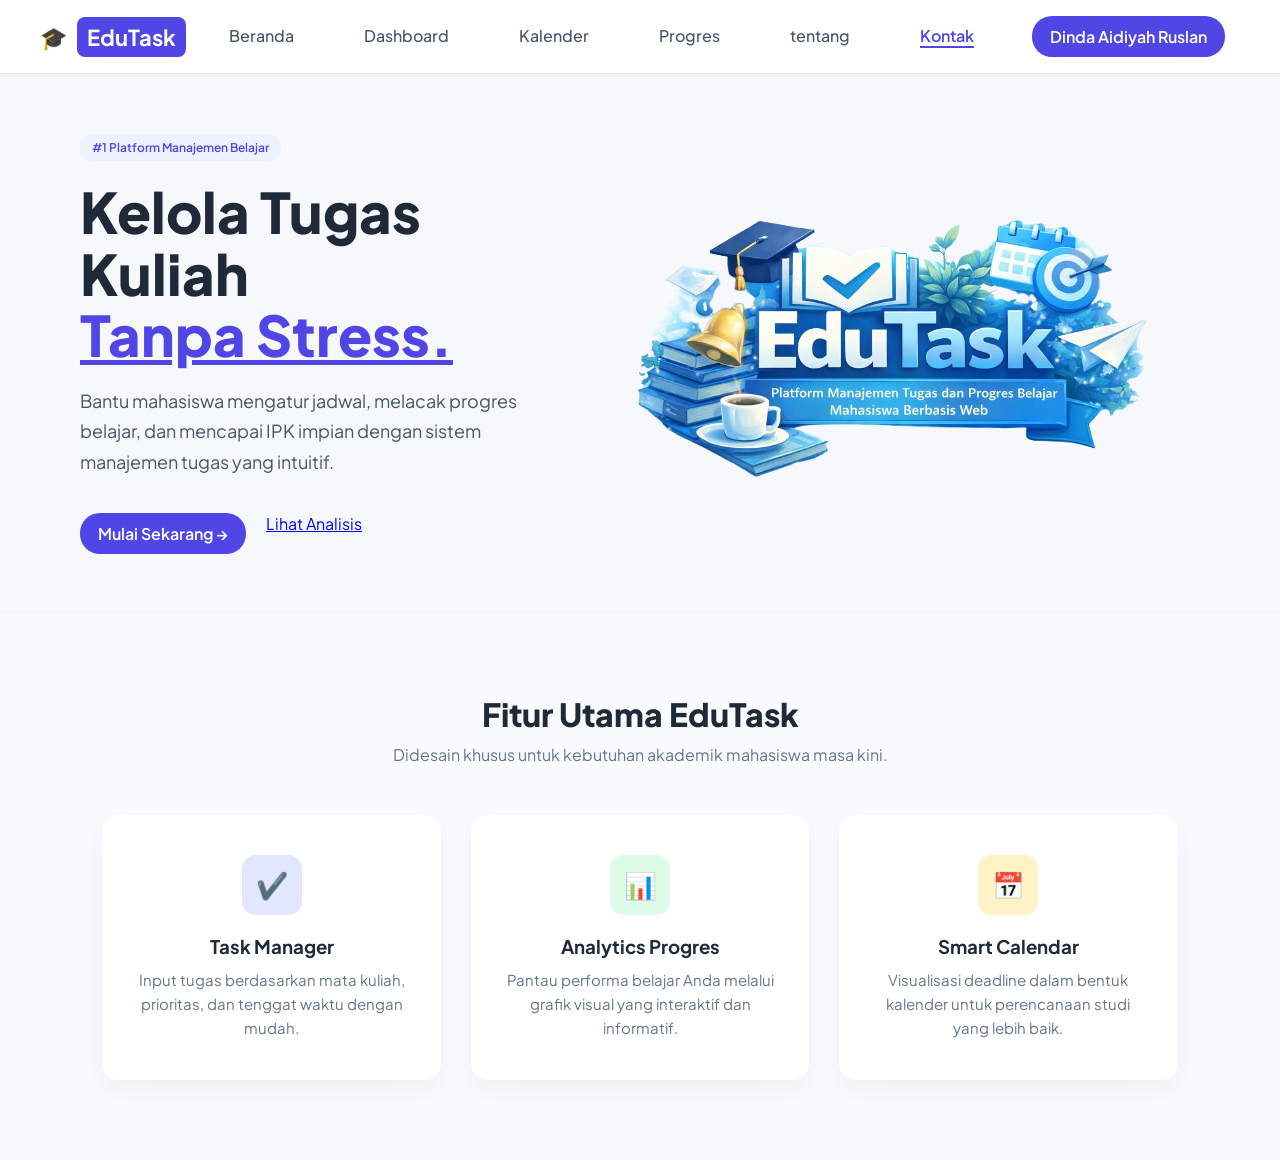
<file: index.html>
<!DOCTYPE html>
<html lang="id">
<head>
    <meta charset="UTF-8">
    <title>EduTask | Manajemen Tugas Mahasiswa</title>
    <meta name="viewport" content="width=device-width, initial-scale=1.0">

    <!-- Google Font -->
    <link href="https://fonts.googleapis.com/css2?family=Plus+Jakarta+Sans:wght@400;500;600;700;800&display=swap" rel="stylesheet">

    <!-- CSS -->
    <link rel="stylesheet" href="style.css">
</head>
<body>

<!-- Navbar -->
<nav class="navbar">
    <div class="logo">
        🎓 <span>EduTask</span>
    </div>
    <ul class="nav-menu">
        <li><a href="index.html">Beranda</a></li>
        <li><a href="dashboar.html">Dashboard</a></li>
        <li><a href="Kalender.html">Kalender</a></li>
        <li><a href="progres.html">Progres</a></li>
        <li><a href="tentang.html">tentang</a></li>
        <a href="kontak.html" class="active">Kontak</a>

    </ul>
     <a href="#" class="btn-primary">Dinda Aidiyah Ruslan</a>
</div>

</nav>

<section class="hero">
    <div class="hero-text">
        <span class="badge">#1 Platform Manajemen Belajar</span>
        <h1>
            Kelola Tugas Kuliah<br>
            <span>Tanpa Stress.</span>
        </h1>
        <p>
            Bantu mahasiswa mengatur jadwal, melacak progres belajar,
            dan mencapai IPK impian dengan sistem manajemen tugas yang intuitif.
        </p>
        <div class="hero-buttons">
            <a href="dashboar.html" class="btn-primary">Mulai Sekarang →</a>
            <a href="progres.html" class="btn-secondary">Lihat Analisis</a>
        </div>
    </div>

    <div class="hero-image">
        <img src="LOGO (2).png" alt="EduTask">
    </div>
</section>

<!-- FITUR UTAMA -->
<section class="features">
    <div class="features-header">
        <h2>Fitur Utama EduTask</h2>
        <p>Didesain khusus untuk kebutuhan akademik mahasiswa masa kini.</p>
    </div>

    <div class="features-grid">

        <div class="feature-card" onclick="window.location.href='dashboar.html'" style="cursor:pointer;">
            <div class="icon blue">✔️</div>
            <h3>Task Manager</h3>
            <p>
                Input tugas berdasarkan mata kuliah, prioritas,
                dan tenggat waktu dengan mudah.
            </p>
        </div>

        <div class="feature-card" onclick="window.location.href='progres.html'" style="cursor:pointer;">
            <div class="icon green">📊</div>
            <h3>Analytics Progres</h3>
            <p>
                Pantau performa belajar Anda melalui grafik visual
                yang interaktif dan informatif.
            </p>
        </div>

        <div class="feature-card" onclick="window.location.href='kalender.html'" style="cursor:pointer;">
            <div class="icon yellow">📅</div>
            <h3>Smart Calendar</h3>
            <p>
                Visualisasi deadline dalam bentuk kalender
                untuk perencanaan studi yang lebih baik.
            </p>
        </div>
        
    </div>
</section>
</file>
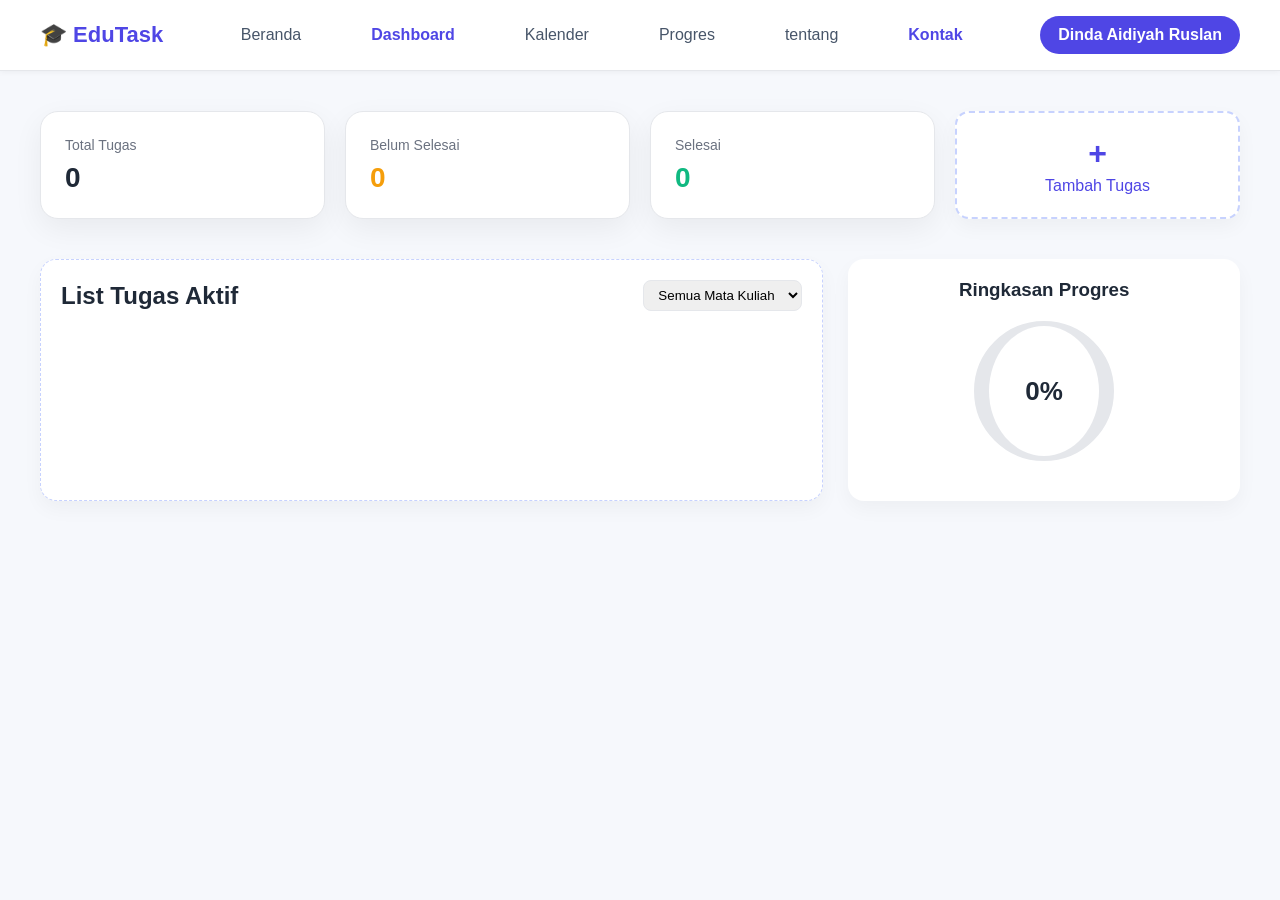
<file: dashboar.html>
<!DOCTYPE html>
<html lang="id">
<head>
    <meta charset="UTF-8">
    <title>Dashboard | EduTask</title>
    <meta name="viewport" content="width=device-width, initial-scale=1.0">
    <link rel="stylesheet" href="style.css">
</head>
<body>

<header class="navbar">
    <div class="logo">🎓 EduTask</div>
    <div class="nav-menu">
        <a href="index.html">Beranda</a>
        <a href="dashboar.html" class="active">Dashboard</a>
        <a href="kalender.html">Kalender</a>
        <a href="progres.html">Progres</a>
        <li><a href="tentang.html">tentang</a></li>
        <a href="kontak.html" class="active">Kontak</a>

    </div>
      <a href="#" class="btn-primary">Dinda Aidiyah Ruslan</a>
</div>
</header>

<main class="container">

    <!-- Statistik Ringkas -->
    <section class="stats">
        <div class="card">
            <span>Total Tugas</span>
            <h1 id="total">0</h1>
        </div>
        <div class="card">
            <span>Belum Selesai</span>
            <h1 id="pending" class="orange">0</h1>
        </div>
        <div class="card">
            <span>Selesai</span>
            <h1 id="done" class="green">0</h1>
        </div>
        <div class="add-card" onclick="openModal()">
            <div>+</div>
            <p>Tambah Tugas</p>
        </div>
    </section>

    <!-- List Tugas & Progres -->
    <section class="content">
        <div class="tasks">
            <div class="tasks-header">
                <h2>List Tugas Aktif</h2>
                <select id="filter" onchange="renderTasks()">
                    <option value="all">Semua Mata Kuliah</option>
                </select>
            </div>
            <div id="taskList" class="task-list"></div>
        </div>

        <div class="progress-card">
            <h3>Ringkasan Progres</h3>
            <div class="circle">
                <span id="progressText">0%</span>
            </div>
        </div>
    </section>

</main>

<!-- Modal Tambah Tugas -->
<div class="modal" id="modal">
    <div class="modal-box">
        <h3>Tambah Tugas</h3>
        <input id="title" placeholder="Nama tugas">
        <input id="course" placeholder="Mata kuliah">
        <input type="date" id="deadline">
        <button onclick="addTask()">Simpan</button>
        <button class="close" onclick="closeModal()">Batal</button>
    </div>
</div>

<script>
let tasks = JSON.parse(localStorage.getItem('tasks')) || [];

// Modal
function openModal(){
    document.getElementById('modal').style.display='flex';
}
function closeModal(){
    document.getElementById('modal').style.display='none';
}

// Simpan ke localStorage
function saveTasks(){
    localStorage.setItem('tasks', JSON.stringify(tasks));
}

// Tambah tugas
function addTask(){
    const title = document.getElementById('title').value.trim();
    const course = document.getElementById('course').value.trim();
    const deadline = document.getElementById('deadline').value;

    if(!title || !course || !deadline){
        alert('Isi semua field!');
        return;
    }

    tasks.push({title, course, deadline, done:false});
    saveTasks();
    updateFilterOptions();
    closeModal();
    renderTasks();

    document.getElementById('title').value = '';
    document.getElementById('course').value = '';
    document.getElementById('deadline').value = '';
}

// Render tasks
function renderTasks(){
    const taskList = document.getElementById('taskList');
    taskList.innerHTML = '';

    const filter = document.getElementById('filter').value;
    const filtered = tasks.filter(t => filter === 'all' || t.course === filter);

    filtered.forEach((t, i) => {
        const div = document.createElement('div');
        div.className = 'task-item' + (t.done ? ' done' : '');
        div.innerHTML = `
            <div class="task-left">
                <input type="checkbox" ${t.done ? 'checked' : ''} onchange="toggleTask(${i})">
                <div>
                    <div class="task-title">${t.title}</div>
                    <div class="task-meta">${t.course} - ${t.deadline}</div>
                </div>
            </div>
            <div class="task-right" onclick="deleteTask(${i})">🗑️</div>
        `;
        taskList.appendChild(div);
    });

    updateStats();
}

// Toggle selesai
function toggleTask(i){
    tasks[i].done = !tasks[i].done;
    saveTasks();
    renderTasks();
}

// Hapus tugas
function deleteTask(i){
    tasks.splice(i, 1);
    saveTasks();
    updateFilterOptions();
    renderTasks();
}

// Update filter options
function updateFilterOptions(){
    const select = document.getElementById('filter');
    const courses = [...new Set(tasks.map(t => t.course))];
    select.innerHTML =
        `<option value="all">Semua Mata Kuliah</option>` +
        courses.map(c => `<option value="${c}">${c}</option>`).join('');
}

// Update statistik
function updateStats(){
    const total = tasks.length;
    const done = tasks.filter(t => t.done).length;
    const pending = total - done;

    document.getElementById('total').innerText = total;
    document.getElementById('done').innerText = done;
    document.getElementById('pending').innerText = pending;
    document.getElementById('progressText').innerText =
        total ? Math.round(done / total * 100) + '%' : '0%';
}

// Load awal
updateFilterOptions();
renderTasks();
</script>
</file>
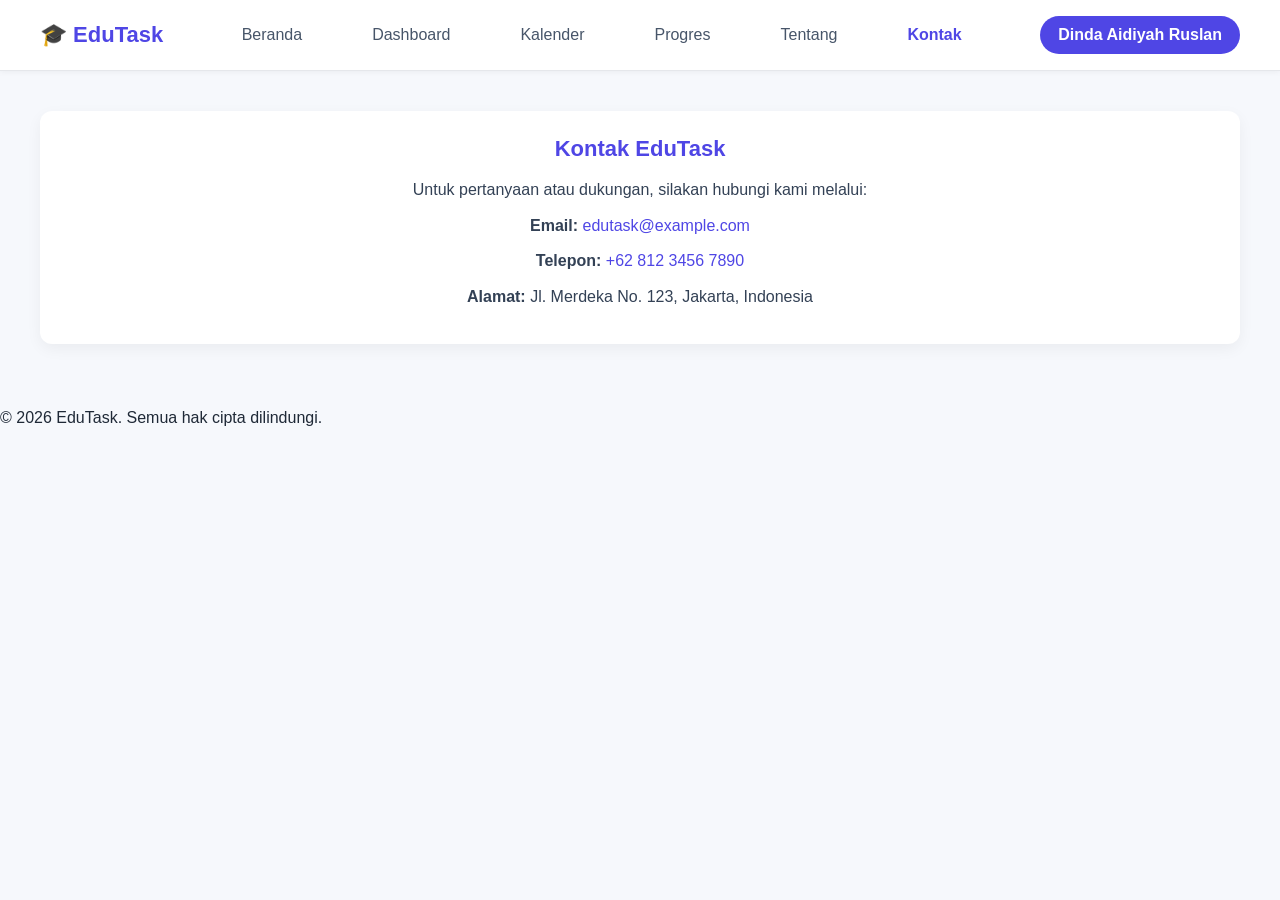
<file: kontak.html>
<!DOCTYPE html>
<html lang="id">
<head>
    <meta charset="UTF-8">
    <meta name="viewport" content="width=device-width, initial-scale=1.0">
    <title>Kontak EduTask</title>
    <link rel="stylesheet" href="style.css">
</head>
<body>

<!-- NAVBAR -->
<header class="navbar">
    <div class="logo">🎓 EduTask</div>
    <div class="nav-menu">
        <a href="index.html">Beranda</a>
        <a href="dashboard.html">Dashboard</a>
        <a href="kalender.html">Kalender</a>
        <a href="progres.html">Progres</a>
        <a href="tentang.html">Tentang</a>
        <a href="kontak.html" class="active">Kontak</a>
    </div>
    <a href="#" class="btn-primary">Dinda Aidiyah Ruslan</a>
</header>

<!-- MAIN CONTENT -->
<main class="container">
    <section class="contact">
        <h2>Kontak EduTask</h2>
        <p>Untuk pertanyaan atau dukungan, silakan hubungi kami melalui:</p>
        <p><strong>Email:</strong> <a href="mailto:edutask@example.com">edutask@example.com</a></p>
        <p><strong>Telepon:</strong> <a href="tel:+6281234567890">+62 812 3456 7890</a></p>
        <p><strong>Alamat:</strong> Jl. Merdeka No. 123, Jakarta, Indonesia</p>
    </section>
</main>

<!-- FOOTER -->
<footer class="footer">
    <p>&copy; 2026 EduTask. Semua hak cipta dilindungi.</p>
</footer>

</body>
</html>
</file>
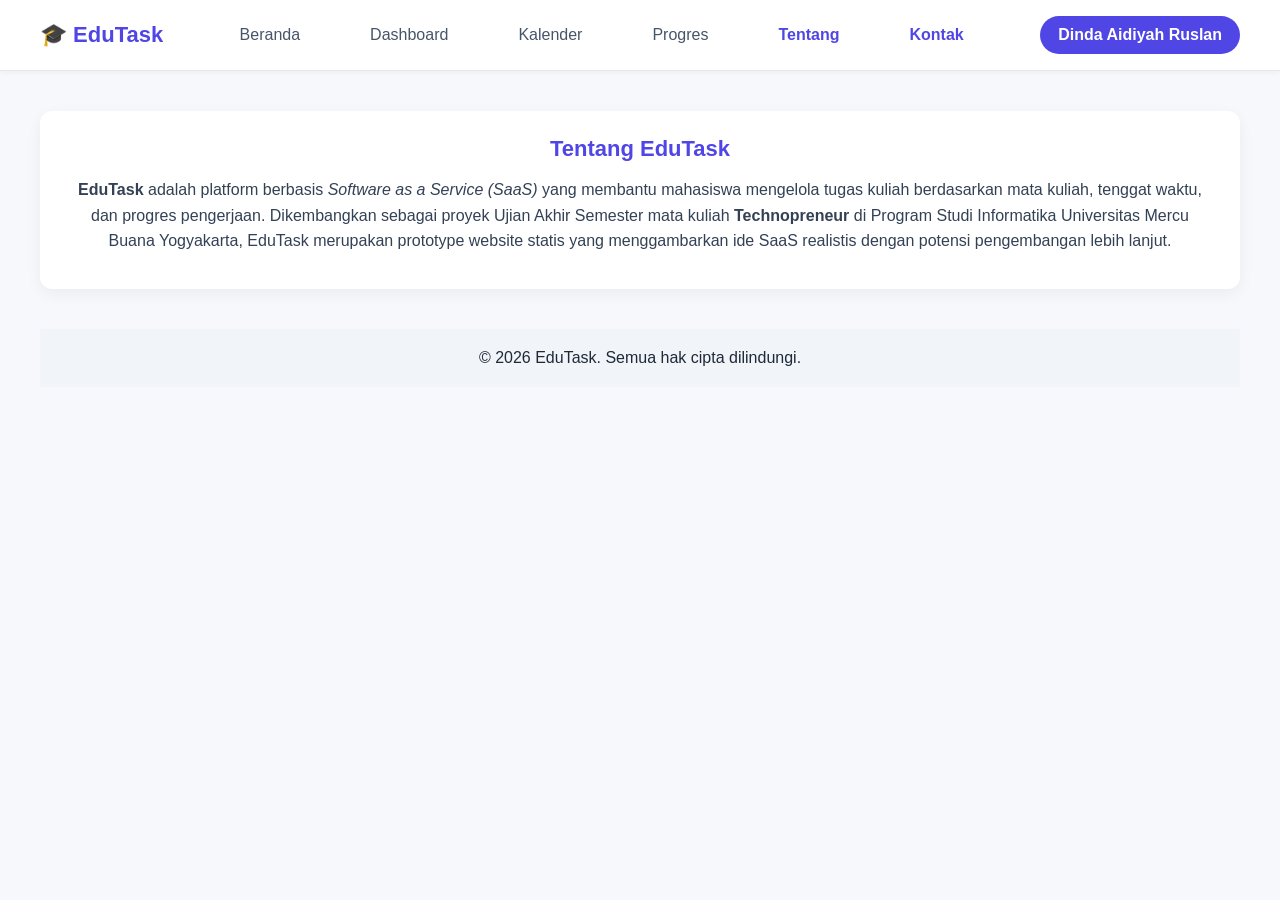
<file: tentang.html>
<!DOCTYPE html>
<html lang="id">
<head>
    <meta charset="UTF-8">
    <title>Tentang EduTask</title>
    <meta name="viewport" content="width=device-width, initial-scale=1.0">
    <link rel="stylesheet" href="style.css">
</head>
<body>

<!-- NAVBAR -->
<header class="navbar">
    <div class="logo">🎓 EduTask</div>
    <div class="nav-menu">
        <a href="index.html">Beranda</a>
        <a href="dashboard.html">Dashboard</a>
        <a href="kalender.html">Kalender</a>
        <a href="progres.html">Progres</a>
        <a href="tentang.html" class="active">Tentang</a>
        <a href="kontak.html" class="active">Kontak</a>

    </div>
    <a href="#" class="btn-primary">Dinda Aidiyah Ruslan</a>
</header>

<!-- MAIN CONTENT -->
<main class="container">
    <section class="about">
        <h2>Tentang EduTask</h2>
        <p>
            <strong>EduTask</strong> adalah platform berbasis <em>Software as a Service (SaaS)</em> 
            yang membantu mahasiswa mengelola tugas kuliah berdasarkan mata kuliah, tenggat waktu, dan progres pengerjaan. 
            Dikembangkan sebagai proyek Ujian Akhir Semester mata kuliah <strong>Technopreneur</strong> 
            di Program Studi Informatika Universitas Mercu Buana Yogyakarta, 
            EduTask merupakan prototype website statis yang menggambarkan ide SaaS realistis 
            dengan potensi pengembangan lebih lanjut.
        </p>
    </section>


<!-- FOOTER -->
<footer style="background:#f1f5f9; padding:20px; text-align:center; margin-top:40px;">
    <p>&copy; 2026 EduTask. Semua hak cipta dilindungi.</p>
</footer>

</body>
</html>
</file>
<file: style.css>
* {
    margin: 0;
    padding: 0;
    box-sizing: border-box;
}

body {
    font-family: 'Plus Jakarta Sans', sans-serif;
    background-color: #ffffff;
    color: #0f172a;
}

/* ================= NAVBAR ================= */
.navbar {
    display: flex;
    align-items: center;
    justify-content: space-between;
    padding: 25px 80px;
}

.logo {
    font-size: 24px;
    font-weight: 700;
    color: #4f46e5;
    display: flex;
    align-items: center;
    gap: 8px;
}

.nav-menu {
    display: flex;
    list-style: none;
    gap: 40px;
}

.nav-menu a {
    text-decoration: none;
    color: #475569;
    font-weight: 500;
}

.nav-menu a:hover {
    color: #4f46e5;
}

.btn-nav {
    background-color: #4f46e5;
    color: white;
    padding: 12px 24px;
    border-radius: 999px;
    text-decoration: none;
    font-weight: 600;
}

/* ================= HERO ================= */
.hero {
    display: grid;
    grid-template-columns: 1fr 1fr;
    align-items: center;
    padding: 60px 80px;
    gap: 60px;
}

.badge {
    display: inline-block;
    background-color: #eef2ff;
    color: #4f46e5;
    padding: 8px 18px;
    border-radius: 999px;
    font-weight: 600;
    margin-bottom: 20px;
}

.hero-text h1 {
    font-size: 56px;
    font-weight: 800;
    line-height: 1.1;
    margin-bottom: 20px;
}

.hero-text h1 span {
    color: #4f46e5;
    text-decoration: underline;
}

.hero-text p {
    font-size: 18px;
    color: #475569;
    max-width: 520px;
    line-height: 1.7;
    margin-bottom: 35px;
}

.hero-buttons {
    display: flex;
    gap: 20px;
}

.btn-primary {
    background-color: #4f46e5;
    color: white;
    padding: 16px 28px;
    border-radius: 12px;
    border: none;
    cursor: pointer;
}
* {
    margin: 0;
    padding: 0;
    box-sizing: border-box;
    font-family: 'Plus Jakarta Sans', sans-serif;
}

body {
    background: #f7f9fc;
}


/* Navbar */
.navbar {
    display: flex;
    justify-content: space-between;
    align-items: center;
    padding: 18px 60px;
    background: white;
    border-bottom: 1px solid #e5e7eb;
}

.logo {
    font-weight: 700;
    font-size: 22px;
    color: #4f46e5;
}

.menu {
    display: flex;
    gap: 30px;
    list-style: none;
    color: #64748b;
}

.menu .active {
    color: #4f46e5;
    font-weight: 600;
    border-bottom: 2px solid #4f46e5;
    padding-bottom: 4px;
}

.btn-primary {
    background: #4f46e5;
    color: white;
    border: none;
    padding: 12px 24px;
    border-radius: 30px;
    cursor: pointer;
}

/* Container */
.container {
    padding: 40px 60px;
}

/* Stats */
.stats {
    display: grid;
    grid-template-columns: repeat(4, 1fr);
    gap: 20px;
    margin-bottom: 35px;
}

.card {
    background: white;
    padding: 25px;
    border-radius: 18px;
    border: 1px solid #e5e7eb;
}

.card h2 {
    margin-top: 10px;
    font-size: 32px;
}

.orange h2 { color: #f97316; }
.green h2 { color: #10b981; }

.add {
    background: #4f46e5;
    color: white;
    text-align: center;
}

.add span {
    font-size: 32px;
}

/* Main */
.main {
    display: grid;
    grid-template-columns: 2fr 1fr;
    gap: 25px;
}

/* Tasks */
.tasks {
    background: white;
    padding: 30px;
    border-radius: 18px;
    border: 1px dashed #c7d2fe;
}

.header {
    display: flex;
    justify-content: space-between;
    margin-bottom: 40px;
}

.empty {
    text-align: center;
    color: #94a3b8;
}

.empty a {
    color: #4f46e5;
    text-decoration: none;
    font-weight: 600;
}

/* Progress */
.progress-box {
    background: white;
    padding: 30px;
    border-radius: 18px;
    text-align: center;
}

.circle {
    width: 180px;
    height: 180px;
    border-radius: 50%;
    background: conic-gradient(#4f46e5 0%, #e5e7eb 0);
    margin: 30px auto;
    display: flex;
    align-items: center;
    justify-content: center;
}

.circle span {
    background: white;
    width: 130px;
    height: 130px;
    border-radius: 50%;
    display: flex;
    align-items: center;
    justify-content: center;
    font-size: 26px;
    font-weight: 600;
}
* { box-sizing: border-box; font-family: 'Segoe UI', sans-serif; }

body { margin: 0; background: #f6f8fc; }

.navbar {
    background: #fff;
    padding: 15px 40px;
    display: flex;
    justify-content: space-between;
    align-items: center;
}

.logo { font-size: 22px; font-weight: bold; color: #4f46e5; }

nav a {
    margin: 0 15px;
    text-decoration: none;
    color: #555;
}

nav .active {
    color: #4f46e5;
    border-bottom: 2px solid #4f46e5;
}

.btn-primary {
    background: #4f46e5;
    color: white;
    border: none;
    padding: 10px 20px;
    border-radius: 25px;
    cursor: pointer;
}

.container { padding: 40px; }

.stats {
    display: grid;
    grid-template-columns: repeat(4, 1fr);
    gap: 20px;
}

.card, .add-card {
    background: white;
    padding: 25px;
    border-radius: 16px;
}

.card h1 { font-size: 36px; margin: 10px 0 0; }

.orange { color: #f59e0b; }
.green { color: #10b981; }

.add-card {
    background: #4f46e5;
    color: white;
    text-align: center;
    cursor: pointer;
}

.add-card div {
    font-size: 36px;
    margin-bottom: 5px;
}

.content {
    display: grid;
    grid-template-columns: 2fr 1fr;
    gap: 30px;
    margin-top: 40px;
}

.tasks {
    background: white;
    padding: 25px;
    border-radius: 16px;
}

.tasks-header {
    display: flex;
    justify-content: space-between;
    align-items: center;
}

.task {
    display: flex;
    justify-content: space-between;
    padding: 10px;
    border-bottom: 1px solid #eee;
}

.task.done { text-decoration: line-through; color: gray; }

.progress-card {
    background: white;
    padding: 25px;
    border-radius: 16px;
    text-align: center;
}

.circle {
    width: 160px;
    height: 160px;
    border-radius: 50%;
    border: 15px solid #e5e7eb;
    display: flex;
    justify-content: center;
    align-items: center;
    margin: 20px auto;
    font-size: 28px;
}

.modal {
    display: none;
    position: fixed;
    inset: 0;
    background: rgba(0,0,0,.4);
    justify-content: center;
    align-items: center;
}

.modal-box {
    background: white;
    padding: 30px;
    border-radius: 16px;
    width: 300px;
}

.modal-box input {
    width: 100%;
    margin-bottom: 10px;
    padding: 8px;
}

.modal-box button {
    width: 100%;
    margin-top: 5px;
    padding: 8px;
}
.task-item {
    display: flex;
    justify-content: space-between;
    align-items: center;
    padding: 16px;
    border-radius: 12px;
    border: 1px solid #e5e7eb;
    margin-bottom: 12px;
}

.task-left {
    display: flex;
    gap: 12px;
    align-items: center;
}

.task-left input {
    width: 22px;
    height: 22px;
}

.task-title {
    font-weight: 600;
}

.task-meta {
    display: flex;
    gap: 10px;
    font-size: 12px;
    margin-top: 4px;
}

.tag {
    padding: 4px 8px;
    border-radius: 6px;
    background: #eef2ff;
    color: #4338ca;
}

.tag.high {
    background: #fee2e2;
    color: #dc2626;
}

.task-right {
    cursor: pointer;
    color: #9ca3af;
}
/* FEATURES */
.features {
    padding: 80px 8%;
    background: #f9fbff;
    text-align: center;
}

.features-header h2 {
    font-size: 32px;
    font-weight: 800;
    margin-bottom: 10px;
}

.features-header p {
    color: #64748b;
    margin-bottom: 50px;
}

.features-grid {
    display: grid;
    grid-template-columns: repeat(auto-fit, minmax(260px, 1fr));
    gap: 30px;
}

.feature-card {
    background: white;
    padding: 40px 30px;
    border-radius: 16px;
    box-shadow: 0 10px 30px rgba(0,0,0,0.05);
    transition: 0.3s;
}

.feature-card:hover {
    transform: translateY(-8px);
}

.feature-card h3 {
    margin: 20px 0 10px;
    font-weight: 700;
}

.feature-card p {
    color: #64748b;
    font-size: 15px;
    line-height: 1.6;
}

/* ICON */
.icon {
    width: 60px;
    height: 60px;
    border-radius: 14px;
    display: flex;
    align-items: center;
    justify-content: center;
    font-size: 26px;
    margin: 0 auto;
}

.icon.blue {
    background: #e0e7ff;
    color: #4f46e5;
}

.icon.green {
    background: #dcfce7;
    color: #16a34a;
}

.icon.yellow {
    background: #fef3c7;
    color: #d97706;
}
/* RESET */
*{
    margin:0;
    padding:0;
    box-sizing:border-box;
    font-family: "Segoe UI", sans-serif;
}

body{
    background:#f6f8fc;
}

/* NAVBAR */
.navbar{
    background:#ffffff;
    display:flex;
    justify-content:space-between;
    align-items:center;
    padding:15px 40px;
    box-shadow:0 1px 6px rgba(0,0,0,0.06);
}

.logo{
    display:flex;
    align-items:center;
    gap:10px;
    font-size:20px;
    font-weight:700;
    color:#4f46e5;
}

.logo span{
    background:#4f46e5;
    color:#ffffff;
    padding:6px 10px;
    border-radius:8px;
}

.nav-menu a{
    margin:0 15px;
    text-decoration:none;
    color:#475569;
    font-weight:500;
}

.nav-menu a:hover{
    color:#4f46e5;
}

/* BUTTON */
.btn-primary{
    background:#4f46e5;
    color:#ffffff;
    padding:10px 22px;
    border-radius:25px;
    text-decoration:none;
    font-weight:600;
}

/* CONTAINER */
.container{
    padding:40px;
}

/* CARD */
.card{
    background:#ffffff;
    border-radius:16px;
    padding:30px;
    box-shadow:0 10px 25px rgba(0,0,0,0.06);
}

/* HEADER KALENDER */
.calendar-header{
    display:flex;
    justify-content:space-between;
    align-items:center;
    margin-bottom:20px;
}

.calendar-header h2{
    font-size:20px;
    font-weight:600;
}

.month-nav{
    display:flex;
    align-items:center;
    gap:12px;
    font-weight:600;
    color:#334155;
}

/* TABLE KALENDER */
.calendar{
    width:100%;
    border-collapse:collapse;
    border-radius:12px;
    overflow:hidden;
}

.calendar th{
    padding:12px;
    font-size:13px;
    color:#64748b;
    border-bottom:1px solid #e2e8f0;
    text-align:center;
}

.calendar td{
    height:90px;
    padding:10px;
    border:1px solid #e2e8f0;
    vertical-align:top;
    font-size:14px;
    color:#334155;
}

/* HARI NON AKTIF */
.calendar .disabled{
    background:#f1f5f9;
}

/* TANGGAL */
.date{
    font-size:13px;
    color:#64748b;
}

/* HARI AKTIF (tanggal 4) */
.today{
    background:#eef2ff;
}

.today .date{
    background:#4f46e5;
    color:#ffffff;
    width:26px;
    height:26px;
    border-radius:50%;
    display:flex;
    align-items:center;
    justify-content:center;
    font-weight:600;
}

/* EVENT */
.event{
    margin-top:8px;
    background:#e0e7ff;
    color:#4338ca;
    font-size:12px;
    padding:4px 8px;
    border-radius:6px;
    display:inline-block;
}

/* RESPONSIVE */
@media(max-width:768px){
    .nav-menu{
        display:none;
    }

    .calendar td{
        height:70px;
        font-size:12px;
    }
}
/* RESET */
*{
    margin:0;
    padding:0;
    box-sizing:border-box;
    font-family:"Segoe UI", sans-serif;
}

body{
    background:#f6f8fc;
}

/* NAVBAR */
.navbar{
    background:#ffffff;
    padding:15px 40px;
    display:flex;
    align-items:center;
    justify-content:space-between;
    box-shadow:0 1px 6px rgba(0,0,0,0.05);
}

.logo{
    display:flex;
    align-items:center;
    gap:10px;
    font-size:20px;
    font-weight:700;
    color:#4f46e5;
}

.logo span{
    background:#4f46e5;
    color:#ffffff;
    padding:6px 10px;
    border-radius:8px;
}

.menu a{
    margin:0 15px;
    text-decoration:none;
    color:#475569;
    font-weight:500;
}

.menu a:hover{
    color:#4f46e5;
}

/* BUTTON */
.btn{
    background:#4f46e5;
    color:#ffffff;
    padding:10px 22px;
    border-radius:25px;
    text-decoration:none;
    font-weight:600;
}

/* CONTAINER */
.container{
    padding:40px;
}

/* GRID DASHBOARD */
.dashboard{
    display:grid;
    grid-template-columns:1fr 1fr;
    gap:30px;
}

/* CARD */
.card{
    background:#ffffff;
    border-radius:16px;
    padding:25px;
    box-shadow:0 10px 25px rgba(0,0,0,0.05);
}

.card-header{
    display:flex;
    justify-content:space-between;
    align-items:center;
    margin-bottom:20px;
}

.card-header h3{
    font-size:18px;
    font-weight:600;
}
* {
    margin: 0;
    padding: 0;
    box-sizing: border-box;
    font-family: 'Segoe UI', sans-serif;
}

body {
    background: #f6f8fc;
    color: #1f2937;
}

/* ================= NAVBAR ================= */
.navbar {
    background: #ffffff;
    padding: 16px 40px;
    display: flex;
    justify-content: space-between;
    align-items: center;
    border-bottom: 1px solid #e5e7eb;
}

.logo {
    font-weight: 700;
    font-size: 20px;
    color: #4f46e5;
}

.navbar nav a {
    margin: 0 15px;
    text-decoration: none;
    color: #6b7280;
    font-weight: 500;
}

.navbar nav a.active {
    color: #4f46e5;
}

.btn-primary {
    background: #4f46e5;
    color: #fff;
    border: none;
    padding: 10px 18px;
    border-radius: 20px;
    cursor: pointer;
}

/* ================= CONTAINER ================= */
.container {
    padding: 30px 40px;
}

/* ================= STATS ================= */
.stats {
    display: grid;
    grid-template-columns: repeat(4, 1fr);
    gap: 20px;
    margin-bottom: 30px;
}

.card, .add-card {
    background: #fff;
    padding: 20px;
    border-radius: 14px;
    box-shadow: 0 8px 20px rgba(0,0,0,0.04);
}

.card span {
    font-size: 14px;
    color: #6b7280;
}

.card h1 {
    margin-top: 8px;
    font-size: 28px;
}

.orange { color: #f59e0b; }
.green { color: #10b981; }

.add-card {
    display: flex;
    flex-direction: column;
    justify-content: center;
    align-items: center;
    cursor: pointer;
    color: #4f46e5;
    border: 2px dashed #c7d2fe;
}

.add-card div {
    font-size: 32px;
    font-weight: bold;
}

/* ================= CONTENT ================= */
.content {
    display: grid;
    grid-template-columns: 2fr 1fr;
    gap: 25px;
}

/* ================= TASKS ================= */
.tasks {
    background: #fff;
    border-radius: 16px;
    padding: 20px;
    box-shadow: 0 8px 20px rgba(0,0,0,0.04);
}

.tasks-header {
    display: flex;
    justify-content: space-between;
    margin-bottom: 15px;
}

.tasks-header select {
    padding: 6px 10px;
    border-radius: 8px;
    border: 1px solid #e5e7eb;
}

.task-list.empty {
    color: #9ca3af;
    text-align: center;
    padding: 30px;
}

.task-item {
    display: flex;
    gap: 12px;
    padding: 12px 0;
    border-bottom: 1px solid #e5e7eb;
}

.task-item:last-child {
    border-bottom: none;
}

.task-item input {
    width: 18px;
    height: 18px;
    margin-top: 4px;
}

.task-item.done strong {
    text-decoration: line-through;
    color: #9ca3af;
}

.task-item small {
    color: #6b7280;
}

/* ================= PROGRESS ================= */
.progress-card {
    background: #fff;
    border-radius: 16px;
    padding: 20px;
    box-shadow: 0 8px 20px rgba(0,0,0,0.04);
    text-align: center;
}

.circle {
    width: 140px;
    height: 140px;
    border-radius: 50%;
    background: conic-gradient(#4f46e5 0%, #e5e7eb 0%);
    display: flex;
    align-items: center;
    justify-content: center;
    margin: 20px auto;
}

.circle span {
    font-size: 26px;
    font-weight: bold;
}

/* ================= MODAL ================= */
.modal {
    position: fixed;
    inset: 0;
    background: rgba(0,0,0,0.4);
    display: none;
    justify-content: center;
    align-items: center;
}

.modal-box {
    background: #fff;
    padding: 25px;
    width: 360px;
    border-radius: 16px;
}

.modal-box h3 {
    margin-bottom: 15px;
}

.modal-box input {
    width: 100%;
    padding: 10px;
    margin-bottom: 12px;
    border-radius: 10px;
    border: 1px solid #e5e7eb;
}

.modal-box button {
    width: 100%;
    padding: 12px;
    border-radius: 12px;
    border: none;
    cursor: pointer;
    margin-top: 8px;
}

.modal-box button:first-of-type {
    background: #4f46e5;
    color: #fff;
}

.modal-box .close {
    background: #e5e7eb;
}

/* BADGE */
.badge{
    background:#eef2ff;
    color:#4f46e5;
    font-size:12px;
    padding:4px 10px;
    border-radius:12px;
}

/* INFO ICON */
.info{
    color:#94a3b8;
    cursor:pointer;
}

/* RESPONSIVE */
@media(max-width:900px){
    .dashboard{
        grid-template-columns:1fr;
    }

    .menu{
        display:none;
    }
}
/* MODAL OVERLAY */
.modal {
    position: fixed;
    inset: 0;
    background: rgba(0,0,0,0.45);
    display: none;
    justify-content: center;
    align-items: center;
    z-index: 1000;
}

/* MODAL BOX */
.modal-box {
    background: #ffffff;
    width: 420px;
    padding: 28px;
    border-radius: 18px;
    box-shadow: 0 20px 40px rgba(0,0,0,0.2);
    animation: fadeUp 0.3s ease;
}

/* HEADER */
.modal-header {
    display: flex;
    justify-content: space-between;
    align-items: center;
    margin-bottom: 20px;
}

.modal-header h2 {
    font-size: 20px;
    font-weight: 600;
}

.close-icon {
    font-size: 22px;
    cursor: pointer;
    color: #999;
}

/* FORM */
.form-group {
    display: flex;
    flex-direction: column;
    margin-bottom: 15px;
}

.form-group label {
    font-size: 12px;
    font-weight: 600;
    color: #8a8fa3;
    margin-bottom: 6px;
}

.form-group input,
.form-group select {
    padding: 12px;
    border-radius: 12px;
    border: 1px solid #e3e6f0;
    font-size: 14px;
    outline: none;
}

.form-group input:focus,
.form-group select:focus {
    border-color: #4f46e5;
}

/* DEADLINE + PRIORITAS */
.form-row {
    display: flex;
    gap: 12px;
}

/* BUTTON */
.btn-submit {
    margin-top: 10px;
    width: 100%;
    padding: 14px;
    background: #4f46e5;
    color: white;
    font-size: 15px;
    font-weight: 600;
    border: none;
    border-radius: 14px;
    cursor: pointer;
}

.btn-submit:hover {
    background: #4338ca;
}

/* ANIMATION */
@keyframes fadeUp {
    from {
        opacity: 0;
        transform: translateY(20px);
    }
    to {
        opacity: 1;
        transform: translateY(0);
    }
}
.dashboard {
    display: grid;
.dashboard {
    display: grid;
    grid-template-columns: repeat(2, 1fr);
    gap: 24px;
}

.card {
    background: #fff;
    padding: 20px;
    border-radius: 16px;
    box-shadow: 0 10px 30px rgba(0,0,0,0.05);
}
    gap: 24px;
}

.card {
    background: #fff;
    padding: 20px;
    border-radius: 16px;
    box-shadow: 0 10px 30px rgba(0,0,0,0.05);
}
.container {
    padding: 30px;
}

/* 🔥 INI YANG MEMBUAT KE SAMPING */
.dashboard {
    display: grid;
    grid-template-columns: repeat(2, 1fr);
    gap: 24px;
}

/* KOTAK CARD */
.card {
    background: #ffffff;
    padding: 24px;
    border-radius: 16px;
    box-shadow: 0 10px 30px rgba(0,0,0,0.06);
}

/* JUDUL CARD */
.card h3 {
    margin-bottom: 16px;
    font-size: 18px;
    font-weight: 600;
}
@media (max-width: 900px) {
    .dashboard {
        grid-template-columns: 1fr;
    }
}
* {
    margin: 0;
    padding: 0;
    box-sizing: border-box;
    font-family: 'Segoe UI', sans-serif;
}

body {
    background: #f6f8fc;
}

/* NAVBAR */
.navbar {
    background: #fff;
    padding: 16px 40px;
    display: flex;
    justify-content: space-between;
    align-items: center;
}

.logo {
    font-size: 22px;
    font-weight: 700;
    color: #4f46e5;
}

.nav-menu a {
    margin: 0 15px;
    text-decoration: none;
    color: #475569;
    font-weight: 500;
}

.nav-menu a.active {
    color: #4f46e5;
    font-weight: 600;
}

/* CONTAINER */
.container {
    padding: 40px;
}

.card {
    background: white;
    padding: 30px;
    border-radius: 18px;
}

/* CALENDAR */
.calendar-header {
    display: flex;
    justify-content: space-between;
    margin-bottom: 20px;
}

.calendar {
    width: 100%;
    border-collapse: collapse;
}

.calendar th,
.calendar td {
    border: 1px solid #e5e7eb;
    height: 90px;
    vertical-align: top;
    padding: 6px;
}

.calendar th {
    background: #f1f5f9;
    font-size: 13px;
}

.date {
    font-size: 13px;
    font-weight: 600;
    color: #475569;
}

.today {
    background: #eef2ff;
    padding: 4px 8px;
    border-radius: 50%;
    color: #4f46e5;
}

/* EVENT */
.event {
    margin-top: 4px;
    background: #4f46e5;
    color: white;
    font-size: 11px;
    padding: 3px 6px;
    border-radius: 6px;
}

.event.done {
    background: #16a34a;
}

/* RESPONSIVE */
@media(max-width:768px){
    .calendar td {
        height: 70px;
        font-size: 12px;
    }
}
* {
    margin: 0;
    padding: 0;
    box-sizing: border-box;
    font-family: 'Plus Jakarta Sans', sans-serif;
}

body {
    background: #f6f8fc;
    color: #1f2937;
}

/* NAVBAR */
.navbar {
    background: #fff;
    padding: 16px 40px;
    display: flex;
    justify-content: space-between;
    align-items: center;
}

.logo {
    font-size: 22px;
    font-weight: 700;
    color: #4f46e5;
}

.menu a {
    margin-left: 20px;
    text-decoration: none;
    color: #374151;
    font-weight: 500;
}

.menu a.active {
    color: #4f46e5;
    font-weight: 700;
}

/* CONTENT */
.container {
    padding: 40px;
}

.dashboard {
    display: grid;
    grid-template-columns: 1fr 1fr;
    gap: 24px;
}

/* CARD */
.card {
    background: #fff;
    padding: 24px;
    border-radius: 18px;
}

.card-header {
    display: flex;
    justify-content: space-between;
    align-items: center;
    margin-bottom: 20px;
}

.badge {
    background: #eef2ff;
    color: #4f46e5;
    padding: 6px 12px;
    border-radius: 12px;
    font-size: 12px;
    font-weight: 600;
}

/* RESPONSIVE */
@media (max-width: 900px) {
    .dashboard {
        grid-template-columns: 1fr;
    }
}
/* KOTAK ABOUT & CONTACT */
.about, .contact {
    background: #ffffff;
    padding: 25px 30px;
    border-radius: 12px;
    margin-bottom: 25px;
    box-shadow: 0 5px 15px rgba(0,0,0,0.05); /* shadow tipis */
    text-align: center; /* teks rata tengah */
}

/* JUDUL */
.about h2, .contact h2 {
    font-size: 22px;
    font-weight: 700;
    margin-bottom: 15px;
    color: #4f46e5;
}

/* PARAGRAF */
.about p, .contact p {
    font-size: 16px;
    line-height: 1.6;
    color: #334155;
    margin-bottom: 10px;
}

/* LINK KONTAK */
.contact a {
    color: #4f46e5;
    text-decoration: none;
}

.contact a:hover {
    text-decoration: underline;
}
</file>
